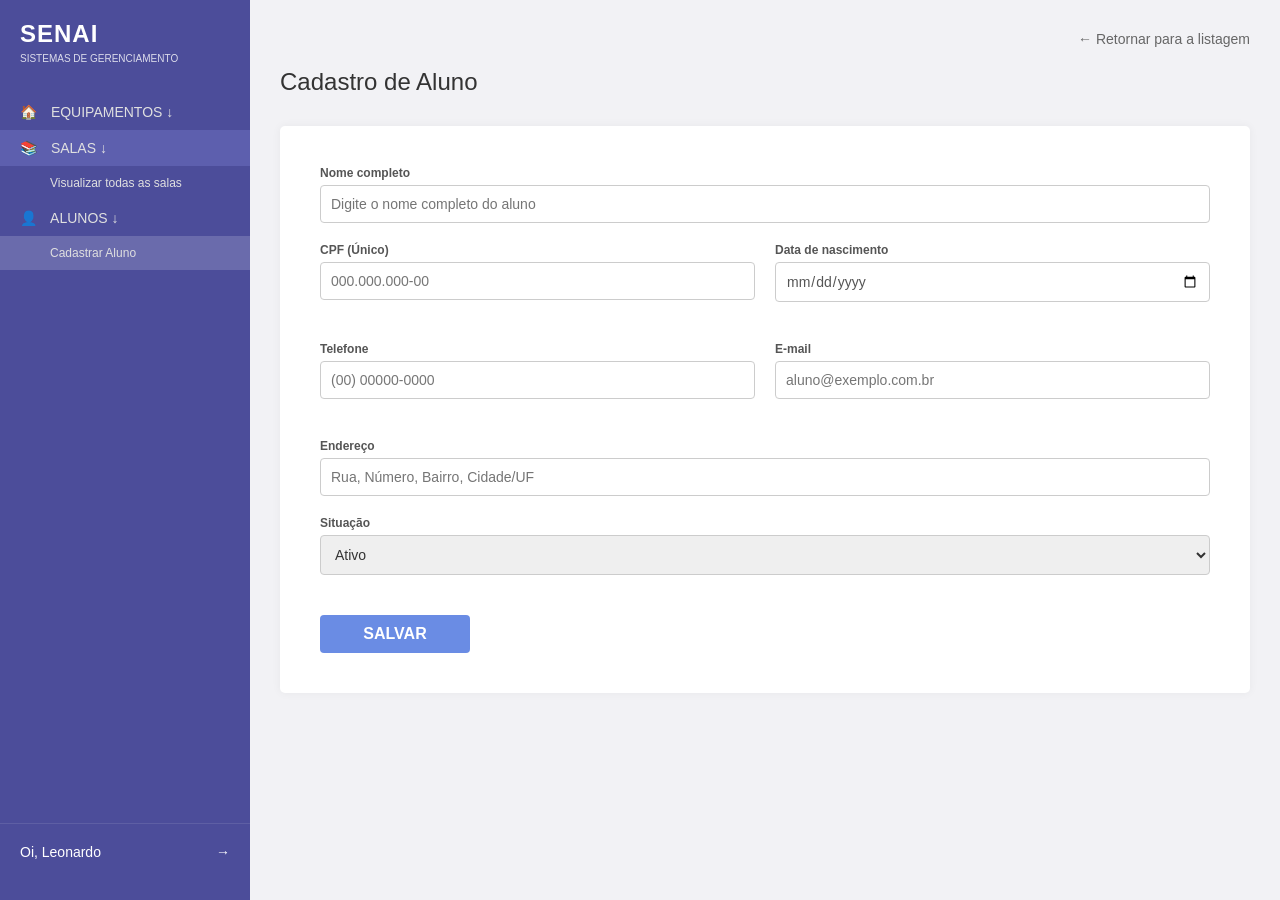
<file: frontend/pages/aluno/aluno.html>
<!DOCTYPE html>
<html lang="pt-br">
<head>
    <meta charset="UTF-8">
    <meta name="viewport" content="width=device-width, initial-scale=1.0">
    <title>Cadastro de Aluno - SENAI</title>
    <link rel="stylesheet" href="aluno.css">
</head>
<body>
    <div class="main-layout">
        <aside class="sidebar">
            <div class="logo-area">
                <h1 class="logo">SENAI</h1>
                <p class="subtitle">SISTEMAS DE GERENCIAMENTO</p>
            </div>
            
            <nav class="nav-menu">
                <a href="#" class="nav-item">
                    <span class="icon">🏠</span> 
                    EQUIPAMENTOS <span class="arrow">↓</span>
                </a>
                <a href="#" class="nav-item active">
                    <span class="icon">📚</span> 
                    SALAS <span class="arrow">↓</span>
                </a>
                <a href="#" class="nav-item sub-item">
                    Visualizar todas as salas
                </a>
                <a href="#" class="nav-item">
                    <span class="icon">👤</span> 
                    ALUNOS <span class="arrow">↓</span>
                </a>
                <a href="#" class="nav-item sub-item active-sub">
                    Cadastrar Aluno
                </a>
            </nav>

            <div class="user-info">
                <span>Oi, Leonardo</span>
                <span class="logout-icon">→</span>
            </div>
        </aside>

        <main class="content-area">
            <header class="content-header">
                <a href="#" class="return-link">
                    ← Retornar para a listagem
                </a>
            </header>
            
            <h2 class="page-title">Cadastro de Aluno</h2>

            <div class="form-box">
                <form action="#" method="POST">
                    
                    <div class="input-group full-width">
                        <label for="nome">Nome completo</label>
                        <input type="text" id="nome" name="nome" placeholder="Digite o nome completo do aluno" required>
                    </div>

                    <div class="form-row">
                        <div class="input-group half-width">
                            <label for="cpf">CPF (Único)</label>
                            <input type="text" id="cpf" name="cpf" placeholder="000.000.000-00" required>
                            </div>
                        <div class="input-group half-width">
                            <label for="nascimento">Data de nascimento</label>
                            <input type="date" id="nascimento" name="nascimento" required>
                        </div>
                    </div>

                    <div class="form-row">
                        <div class="input-group half-width">
                            <label for="telefone">Telefone</label>
                            <input type="tel" id="telefone" name="telefone" placeholder="(00) 00000-0000" required>
                        </div>
                        <div class="input-group half-width">
                            <label for="email">E-mail</label>
                            <input type="email" id="email" name="email" placeholder="aluno@exemplo.com.br" required>
                        </div>
                    </div>

                    <div class="input-group full-width">
                        <label for="endereco">Endereço</label>
                        <input type="text" id="endereco" name="endereco" placeholder="Rua, Número, Bairro, Cidade/UF" required>
                    </div>

                    <div class="input-group full-width status-group">
                        <label for="situacao">Situação</label>
                        <select id="situacao" name="situacao" required>
                            <option value="ativo">Ativo</option>
                            <option value="inativo">Inativo</option>
                        </select>
                        </div>

                    <button type="submit" class="btn-salvar">SALVAR</button>
                </form>
            </div>
        </main>
    </div>
</body>
</html>
</file>
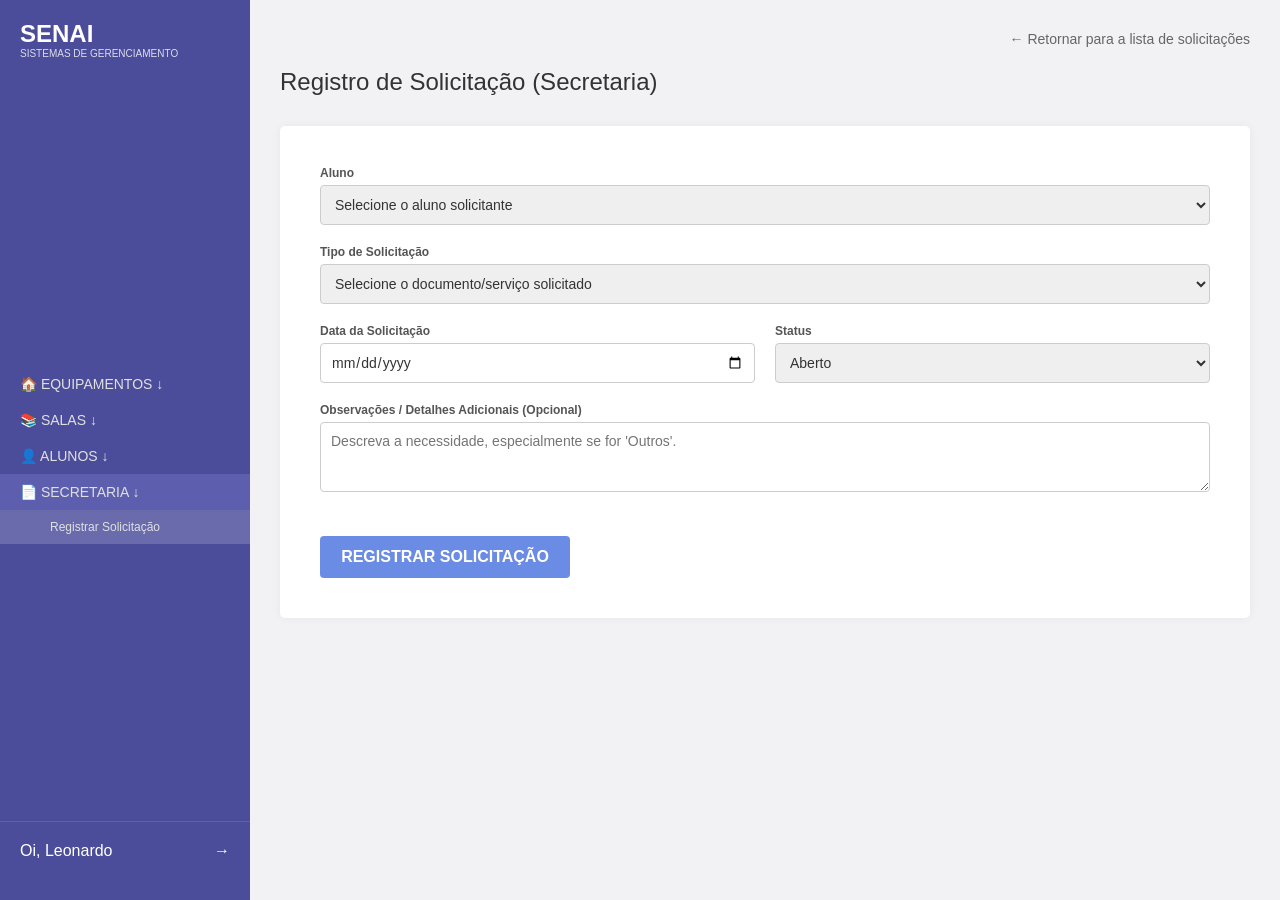
<file: frontend/pages/atendimento/secretaria.html>
<!DOCTYPE html>
<html lang="pt-br">
<head>
    <meta charset="UTF-8">
    <meta name="viewport" content="width=device-width, initial-scale=1.0">
    <title>Atendimento da Secretaria - SENAI</title>
    <link rel="stylesheet" href="secretaria.css"> </head>
<body>
    <div class="main-layout">
        <aside class="sidebar">
            <div class="logo-area">
                <h1 class="logo">SENAI</h1>
                <p class="subtitle">SISTEMAS DE GERENCIAMENTO</p>
            </div>
            
            <nav class="nav-menu">
                <a href="#" class="nav-item">
                    <span class="icon">🏠</span> 
                    EQUIPAMENTOS <span class="arrow">↓</span>
                </a>
                <a href="#" class="nav-item">
                    <span class="icon">📚</span> 
                    SALAS <span class="arrow">↓</span>
                </a>
                <a href="#" class="nav-item">
                    <span class="icon">👤</span> 
                    ALUNOS <span class="arrow">↓</span>
                </a>
                <a href="#" class="nav-item active">
                    <span class="icon">📄</span> 
                    SECRETARIA <span class="arrow">↓</span>
                </a>
                <a href="#" class="nav-item sub-item active-sub">
                    Registrar Solicitação
                </a>
            </nav>

            <div class="user-info">
                <span>Oi, Leonardo</span>
                <span class="logout-icon">→</span>
            </div>
        </aside>

        <main class="content-area">
            <header class="content-header">
                <a href="#" class="return-link">
                    ← Retornar para a lista de solicitações
                </a>
            </header>
            
            <h2 class="page-title">Registro de Solicitação (Secretaria)</h2>

            <div class="form-box">
                <form action="#" method="POST">
                    
                    <div class="input-group full-width">
                        <label for="aluno">Aluno</label>
                        <select id="aluno" name="aluno" required>
                            <option value="" disabled selected>Selecione o aluno solicitante</option>
                            <option value="1">Maria Silva (Matrícula: 12345)</option>
                            <option value="2">João Santos (Matrícula: 67890)</option>
                            <option value="3">Lucas Ferreira (Matrícula: 11223)</option>
                        </select>
                    </div>

                    <div class="input-group full-width">
                        <label for="tipo">Tipo de Solicitação</label>
                        <select id="tipo" name="tipo" required>
                            <option value="" disabled selected>Selecione o documento/serviço solicitado</option>
                            <option value="declaracao">Declaração Escolar</option>
                            <option value="historico">Histórico Escolar</option>
                            <option value="boleto">Segunda via de Boleto/Contrato</option>
                            <option value="outros">Outros (Especificar na descrição)</option>
                        </select>
                    </div>

                    <div class="form-row">
                        <div class="input-group half-width">
                            <label for="dataSolicitacao">Data da Solicitação</label>
                            <input type="date" id="dataSolicitacao" name="dataSolicitacao" required>
                        </div>
                        
                        <div class="input-group half-width">
                            <label for="status">Status</label>
                            <select id="status" name="status" required>
                                <option value="aberto">Aberto</option>
                                <option value="andamento">Em Andamento</option>
                                <option value="concluido">Concluído</option>
                            </select>
                        </div>
                    </div>

                    <div class="input-group full-width">
                        <label for="observacao">Observações / Detalhes Adicionais (Opcional)</label>
                        <textarea id="observacao" name="observacao" rows="3" placeholder="Descreva a necessidade, especialmente se for 'Outros'."></textarea>
                    </div>

                    <button type="submit" class="btn-salvar">REGISTRAR SOLICITAÇÃO</button>
                </form>
            </div>
        </main>
    </div>
</body>
</html>
</file>
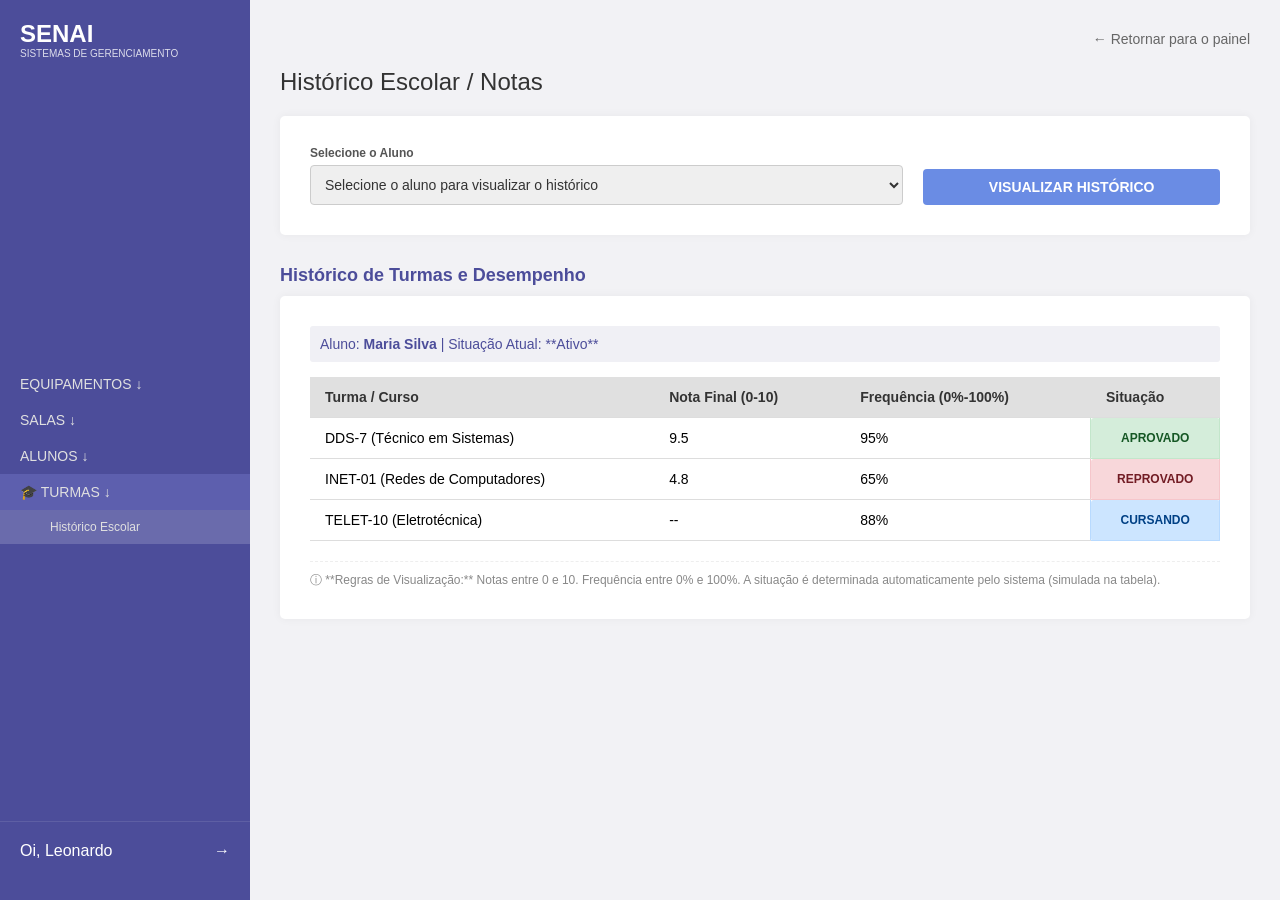
<file: frontend/pages/historico-escolar/notas.html>
<!DOCTYPE html>
<html lang="pt-br">
<head>
    <meta charset="UTF-8">
    <meta name="viewport" content="width=device-width, initial-scale=1.0">
    <title>Histórico Escolar - SENAI</title>
    <link rel="stylesheet" href="notas.css"> </head>
<body>
    <div class="main-layout">
        <aside class="sidebar">
            <div class="logo-area">
                <h1 class="logo">SENAI</h1>
                <p class="subtitle">SISTEMAS DE GERENCIAMENTO</p>
            </div>
            
            <nav class="nav-menu">
                <a href="#" class="nav-item">
                    <span class="icon"></span> 
                    EQUIPAMENTOS <span class="arrow">↓</span>
                </a>
                <a href="#" class="nav-item">
                    <span class="icon"></span> 
                    SALAS <span class="arrow">↓</span>
                </a>
                <a href="#" class="nav-item">
                    <span class="icon"></span> 
                    ALUNOS <span class="arrow">↓</span>
                </a>
                <a href="#" class="nav-item active">
                    <span class="icon">🎓</span> 
                    TURMAS <span class="arrow">↓</span>
                </a>
                <a href="#" class="nav-item sub-item active-sub">
                    Histórico Escolar
                </a>
            </nav>

            <div class="user-info">
                <span>Oi, Leonardo</span>
                <span class="logout-icon">→</span>
            </div>
        </aside>

        <main class="content-area">
            <header class="content-header">
                <a href="#" class="return-link">
                    ← Retornar para o painel
                </a>
            </header>
            
            <h2 class="page-title">Histórico Escolar / Notas</h2>

            <div class="form-box selection-box">
                <form action="#" method="GET">
                    <div class="form-row">
                        <div class="input-group wide-2-3">
                            <label for="alunoHistorico">Selecione o Aluno</label>
                            <select id="alunoHistorico" name="alunoHistorico" required>
                                <option value="" disabled selected>Selecione o aluno para visualizar o histórico</option>
                                <option value="1">Maria Silva (Matrícula: 12345)</option>
                                <option value="2">João Santos (Matrícula: 67890)</option>
                                <option value="3">Lucas Ferreira (Matrícula: 11223)</option>
                            </select>
                        </div>
                        
                        <div class="input-group wide-1-3 action-button-group">
                            <label>&nbsp;</label> <button type="submit" class="btn-visualizar">VISUALIZAR HISTÓRICO</button>
                        </div>
                    </div>
                </form>
            </div>

            <h3 class="section-subtitle">Histórico de Turmas e Desempenho</h3>
            <div class="form-box historico-box">
                
                <div class="aluno-info-header">
                    <p>Aluno: <strong>Maria Silva</strong> | Situação Atual: **Ativo**</p>
                </div>
                
                <table>
                    <thead>
                        <tr>
                            <th>Turma / Curso</th>
                            <th>Nota Final (0-10)</th>
                            <th>Frequência (0%-100%)</th>
                            <th>Situação</th>
                        </tr>
                    </thead>
                    <tbody>
                        <tr>
                            <td>DDS-7 (Técnico em Sistemas)</td>
                            <td data-label="Nota Final">9.5</td>
                            <td data-label="Frequência">95%</td>
                            <td data-label="Situação" class="status status-aprovado">APROVADO</td>
                        </tr>
                        <tr>
                            <td>INET-01 (Redes de Computadores)</td>
                            <td data-label="Nota Final">4.8</td>
                            <td data-label="Frequência">65%</td>
                            <td data-label="Situação" class="status status-reprovado">REPROVADO</td>
                        </tr>
                        <tr>
                            <td>TELET-10 (Eletrotécnica)</td>
                            <td data-label="Nota Final">--</td>
                            <td data-label="Frequência">88%</td>
                            <td data-label="Situação" class="status status-cursando">CURSANDO</td>
                        </tr>
                    </tbody>
                </table>
                
                <p class="regra-note">ⓘ **Regras de Visualização:** Notas entre 0 e 10. Frequência entre 0% e 100%. A situação é determinada automaticamente pelo sistema (simulada na tabela).</p>
            </div>
        </main>
    </div>
</body>
</html>
</file>
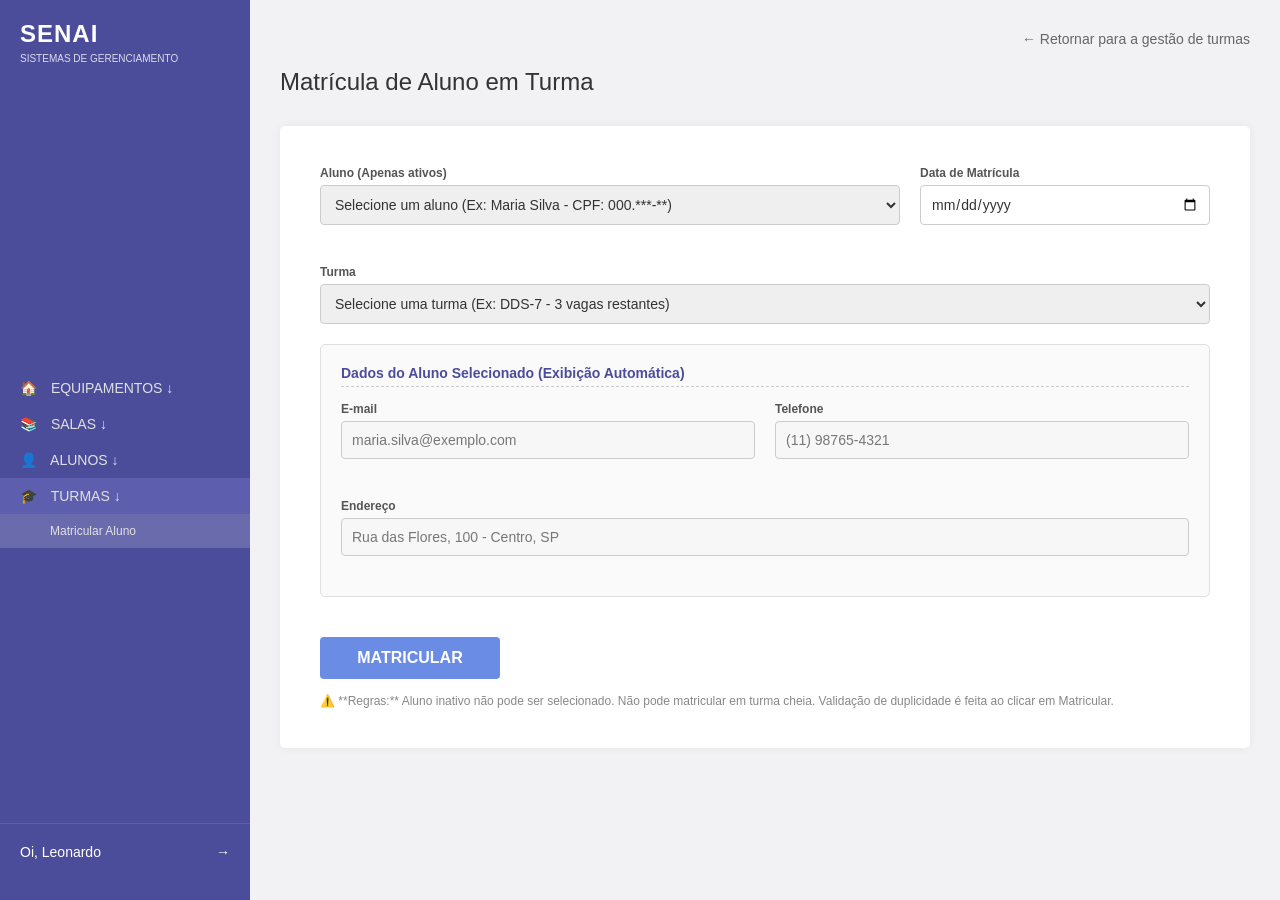
<file: frontend/pages/matricula/matricula-aluno.html>
<!DOCTYPE html>
<html lang="pt-br">
<head>
    <meta charset="UTF-8">
    <meta name="viewport" content="width=device-width, initial-scale=1.0">
    <title>Matrícula de Alunos - SENAI</title>
    <link rel="stylesheet" href="matricula-aluno.css"> </head>
<body>
    <div class="main-layout">
        <aside class="sidebar">
            <div class="logo-area">
                <h1 class="logo">SENAI</h1>
                <p class="subtitle">SISTEMAS DE GERENCIAMENTO</p>
            </div>
            
            <nav class="nav-menu">
                <a href="#" class="nav-item">
                    <span class="icon">🏠</span> 
                    EQUIPAMENTOS <span class="arrow">↓</span>
                </a>
                <a href="#" class="nav-item">
                    <span class="icon">📚</span> 
                    SALAS <span class="arrow">↓</span>
                </a>
                <a href="#" class="nav-item">
                    <span class="icon">👤</span> 
                    ALUNOS <span class="arrow">↓</span>
                </a>
                <a href="#" class="nav-item active">
                    <span class="icon">🎓</span> 
                    TURMAS <span class="arrow">↓</span>
                </a>
                <a href="#" class="nav-item sub-item active-sub">
                    Matricular Aluno
                </a>
            </nav>

            <div class="user-info">
                <span>Oi, Leonardo</span>
                <span class="logout-icon">→</span>
            </div>
        </aside>

        <main class="content-area">
            <header class="content-header">
                <a href="#" class="return-link">
                    ← Retornar para a gestão de turmas
                </a>
            </header>
            
            <h2 class="page-title">Matrícula de Aluno em Turma</h2>

            <div class="form-box">
                <form action="#" method="POST">
                    
                    <div class="form-row">
                        <div class="input-group wide-2-3">
                            <label for="aluno">Aluno (Apenas ativos)</label>
                            <select id="aluno" name="aluno" required>
                                <option value="" disabled selected>Selecione um aluno (Ex: Maria Silva - CPF: 000.***-**)</option>
                                <option value="1">Aluno Ativo 1 (CPF: 111)</option>
                                <option value="2">Aluno Ativo 2 (CPF: 222)</option>
                                <option value="3" disabled>Aluno Inativo 3 (CPF: 333) - Regra: Não pode matricular</option>
                            </select>
                        </div>

                        <div class="input-group wide-1-3">
                            <label for="dataMatricula">Data de Matrícula</label>
                            <input type="date" id="dataMatricula" name="dataMatricula" required>
                        </div>
                    </div>

                    <div class="input-group full-width">
                        <label for="turma">Turma</label>
                        <select id="turma" name="turma" required>
                            <option value="" disabled selected>Selecione uma turma (Ex: DDS-7 - 3 vagas restantes)</option>
                            <option value="1">DDS-7 (3 vagas restantes)</option>
                            <option value="2" disabled>INET-01 (Turma Cheia) - Regra: Não permitir</option>
                            <option value="3">TELET-10 (20 vagas restantes)</option>
                        </select>
                    </div>

                    <div class="dados-aluno-section">
                        <p class="section-title">Dados do Aluno Selecionado (Exibição Automática)</p>
                        <div class="form-row">
                            <div class="input-group half-width">
                                <label for="emailAluno">E-mail</label>
                                <input type="email" id="emailAluno" value="maria.silva@exemplo.com" disabled>
                            </div>
                            <div class="input-group half-width">
                                <label for="telefoneAluno">Telefone</label>
                                <input type="tel" id="telefoneAluno" value="(11) 98765-4321" disabled>
                            </div>
                        </div>
                        <div class="input-group full-width">
                            <label for="enderecoAluno">Endereço</label>
                            <input type="text" id="enderecoAluno" value="Rua das Flores, 100 - Centro, SP" disabled>
                        </div>
                    </div>

                    <button type="submit" class="btn-salvar">MATRICULAR</button>
                    <p class="regra-note">⚠️ **Regras:** Aluno inativo não pode ser selecionado. Não pode matricular em turma cheia. Validação de duplicidade é feita ao clicar em Matricular.</p>
                </form>
            </div>
        </main>
    </div>
</body>
</html>
</file>
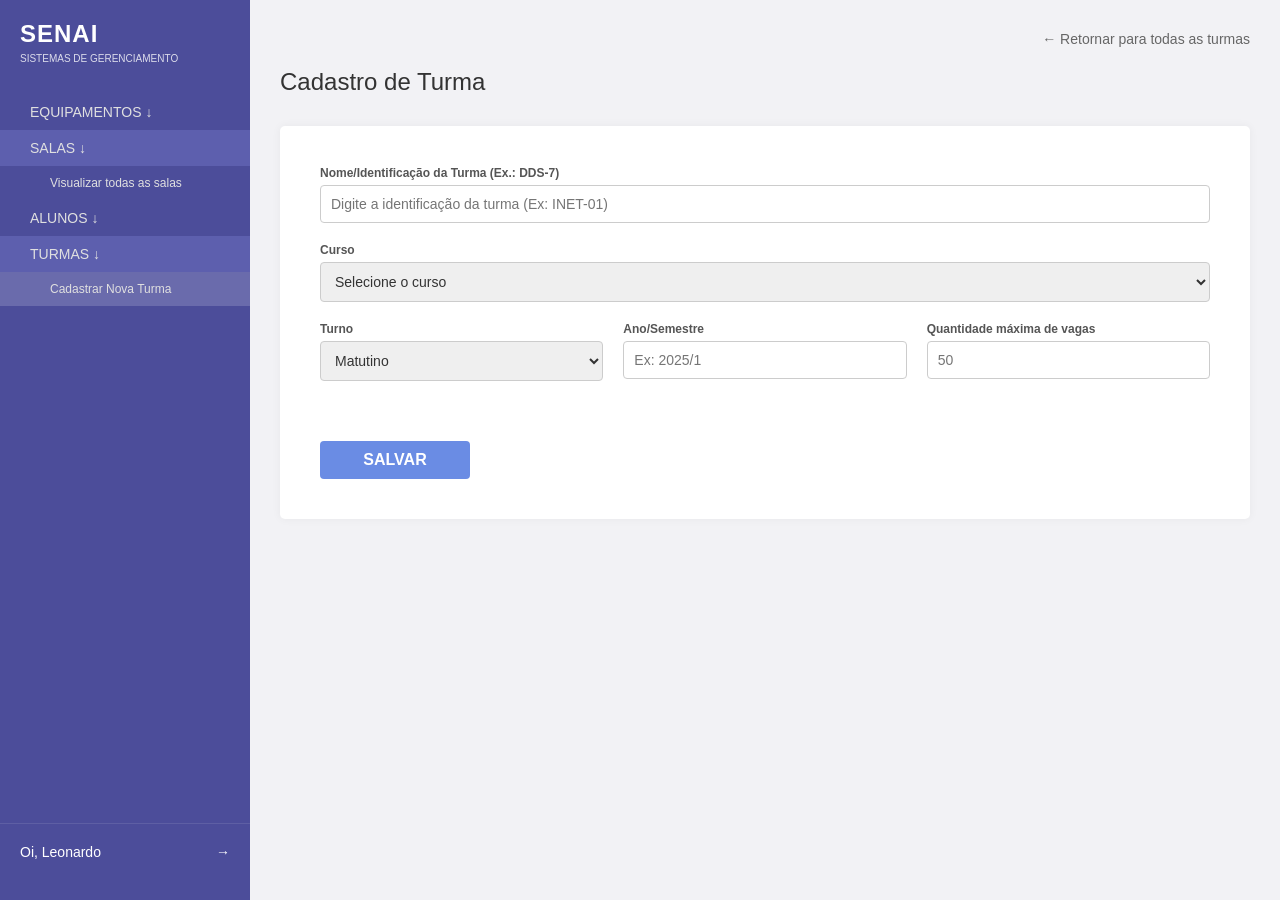
<file: frontend/pages/turma/turma.html>
<!DOCTYPE html>
<html lang="pt-br">
<head>
    <meta charset="UTF-8">
    <meta name="viewport" content="width=device-width, initial-scale=1.0">
    <title>Cadastro de Turmas - SENAI</title>
    <link rel="stylesheet" href="turma.css"> </head>
<body>
    <div class="main-layout">
        <aside class="sidebar">
            <div class="logo-area">
                <h1 class="logo">SENAI</h1>
                <p class="subtitle">SISTEMAS DE GERENCIAMENTO</p>
            </div>
            
            <nav class="nav-menu">
                <a href="#" class="nav-item">
                    <span class="icon"></span> 
                    EQUIPAMENTOS <span class="arrow">↓</span>
                </a>
                <a href="#" class="nav-item active">
                    <span class="icon"></span> 
                    SALAS <span class="arrow">↓</span>
                </a>
                <a href="#" class="nav-item sub-item">
                    Visualizar todas as salas
                </a>
                <a href="#" class="nav-item">
                    <span class="icon"></span> 
                    ALUNOS <span class="arrow">↓</span>
                </a>
                <a href="#" class="nav-item active">
                    <span class="icon"></span> 
                    TURMAS <span class="arrow">↓</span>
                </a>
                 <a href="#" class="nav-item sub-item active-sub">
                    Cadastrar Nova Turma
                </a>
            </nav>

            <div class="user-info">
                <span>Oi, Leonardo</span>
                <span class="logout-icon">→</span>
            </div>
        </aside>

        <main class="content-area">
            <header class="content-header">
                <a href="#" class="return-link">
                    ← Retornar para todas as turmas
                </a>
            </header>
            
            <h2 class="page-title">Cadastro de Turma</h2>

            <div class="form-box">
                <form action="#" method="POST">
                    
                    <div class="input-group full-width">
                        <label for="nomeTurma">Nome/Identificação da Turma (Ex.: DDS-7)</label>
                        <input type="text" id="nomeTurma" name="nomeTurma" placeholder="Digite a identificação da turma (Ex: INET-01)" required>
                    </div>

                    <div class="input-group full-width">
                        <label for="curso">Curso</label>
                        <select id="curso" name="curso" required>
                            <option value="" disabled selected>Selecione o curso</option>
                            <option value="TADS">Técnico em Análise e Desenvolvimento de Sistemas</option>
                            <option value="TELET">Técnico em Eletrotécnica</option>
                            <option value="TADM">Técnico em Administração</option>
                        </select>
                    </div>

                    <div class="form-row">
                        <div class="input-group third-width">
                            <label for="turno">Turno</label>
                             <select id="turno" name="turno" required>
                                <option value="matutino">Matutino</option>
                                <option value="vespertino">Vespertino</option>
                                <option value="noturno">Noturno</option>
                            </select>
                        </div>
                        
                        <div class="input-group third-width">
                            <label for="periodo">Ano/Semestre</label>
                            <input type="text" id="periodo" name="periodo" placeholder="Ex: 2025/1" required>
                        </div>
                        
                        <div class="input-group third-width">
                            <label for="vagas">Quantidade máxima de vagas</label>
                            <input type="number" id="vagas" name="vagas" placeholder="50" min="1" required>
                            </div>
                    </div>
                    
                    <button type="submit" class="btn-salvar">SALVAR</button>
                </form>
            </div>
        </main>
    </div>
</body>
</html>
</file>
<file: frontend/pages/aluno/aluno.css>
/* --- Cores Base --- */
/* Azul Escuro da Sidebar: #4c4d9a (Ajustado levemente para melhor contraste) */
/* Fundo Geral: #f2f2f5 */
/* Fundo Conteúdo Principal: #ffffff */
/* Botão SALVAR: #6a8ce4 */

/* --- Configurações Gerais --- */
* {
    margin: 0;
    padding: 0;
    box-sizing: border-box;
    font-family: Arial, sans-serif;
}

body {
    background-color: #f2f2f5;
}

.main-layout {
    display: flex;
    min-height: 100vh;
}

/* --- Sidebar (Barra Lateral) --- */
.sidebar {
    width: 250px;
    background-color: #4c4d9a; 
    color: white;
    padding: 20px 0;
    display: flex;
    flex-direction: column;
    justify-content: space-between;
}

.logo-area {
    padding: 0 20px 30px;
    text-align: left;
}

.logo {
    font-size: 24px;
    font-weight: bold;
    margin-bottom: 5px;
    letter-spacing: 1px;
}

.subtitle {
    font-size: 10px;
    opacity: 0.8;
}

/* Menu de Navegação */
.nav-menu {
    flex-grow: 1;
}

.nav-item {
    display: block;
    padding: 10px 20px;
    color: #e0e0e0;
    text-decoration: none;
    font-size: 14px;
    font-weight: 500;
    transition: background-color 0.1s;
}

.nav-item:hover {
    background-color: #5d5fae;
}

.nav-item.active {
    background-color: #5d5fae;
}

.sub-item {
    padding-left: 50px;
    font-size: 12px;
}

.active-sub {
    background-color: #6a6bac; /* Cor ligeiramente diferente para indicar sub-item ativo */
}

.icon, .arrow {
    margin-right: 10px;
}

/* Info do Usuário e Logout */
.user-info {
    padding: 20px;
    border-top: 1px solid rgba(255, 255, 255, 0.1);
    display: flex;
    justify-content: space-between;
    font-size: 14px;
}

/* --- Área de Conteúdo Principal --- */
.content-area {
    flex-grow: 1;
    padding: 30px;
}

/* Cabeçalho do Conteúdo */
.content-header {
    text-align: right;
    margin-bottom: 20px;
}

.return-link {
    color: #666;
    text-decoration: none;
    font-size: 14px;
    display: inline-flex;
    align-items: center;
}

.return-link:hover {
    text-decoration: underline;
}

.page-title {
    font-size: 24px;
    color: #333;
    font-weight: 400;
    margin-bottom: 30px;
}

/* --- Caixa do Formulário --- */
.form-box {
    background-color: #ffffff;
    padding: 40px;
    border-radius: 5px;
    box-shadow: 0 0 10px rgba(0, 0, 0, 0.05);
}

/* Estrutura do Formulário */
.input-group {
    margin-bottom: 20px;
}

.form-row {
    display: flex;
    gap: 20px;
    margin-bottom: 20px;
}

.half-width {
    flex: 1;
}

.full-width {
    width: 100%;
}

/* Labels */
.input-group label {
    display: block;
    font-size: 12px;
    font-weight: bold;
    color: #555;
    margin-bottom: 5px;
}

/* Campos de Input e Select */
.input-group input,
.input-group select {
    width: 100%;
    padding: 10px;
    border: 1px solid #ccc;
    border-radius: 4px;
    font-size: 14px;
    color: #333;
}

/* Ajuste específico para o campo de data, que pode mudar o estilo padrão */
input[type="date"] {
    color: #555;
}

/* Botão Salvar */
.btn-salvar {
    width: 150px;
    padding: 10px;
    background-color: #6a8ce4; /* Azul do botão */
    color: white;
    border: none;
    border-radius: 4px;
    font-size: 16px;
    font-weight: bold;
    cursor: pointer;
    transition: background-color 0.2s;
    margin-top: 20px;
}

.btn-salvar:hover {
    background-color: #5177cc;
}
</file>
<file: frontend/pages/atendimento/secretaria.css>
/* --- Cores Base (Mantendo o padrão) --- */
/* Azul Escuro da Sidebar: #4c4d9a */
/* Fundo Geral: #f2f2f5 */
/* Fundo Conteúdo Principal: #ffffff */
/* Botão REGISTRAR: #6a8ce4 */

/* --- Configurações Gerais --- */
* {
    margin: 0;
    padding: 0;
    box-sizing: border-box;
    font-family: Arial, sans-serif;
}

body {
    background-color: #f2f2f5;
}

.main-layout {
    display: flex;
    min-height: 100vh;
}

/* --- Sidebar (Estilos Reutilizados) --- */
.sidebar {
    width: 250px;
    background-color: #4c4d9a; 
    color: white;
    padding: 20px 0;
    display: flex;
    flex-direction: column;
    justify-content: space-between;
}

.logo-area {
    padding: 0 20px 30px;
}

.logo {
    font-size: 24px;
}

.subtitle {
    font-size: 10px;
    opacity: 0.8;
}

.nav-item {
    display: block;
    padding: 10px 20px;
    color: #e0e0e0;
    text-decoration: none;
    font-size: 14px;
}

.nav-item.active {
    background-color: #5d5fae;
}

.sub-item {
    padding-left: 50px;
    font-size: 12px;
}

.active-sub {
    background-color: #6a6bac;
}

.user-info {
    padding: 20px;
    border-top: 1px solid rgba(255, 255, 255, 0.1);
    display: flex;
    justify-content: space-between;
}

/* --- Área de Conteúdo Principal (Estilos Reutilizados) --- */
.content-area {
    flex-grow: 1;
    padding: 30px;
}

.content-header {
    text-align: right;
    margin-bottom: 20px;
}

.return-link {
    color: #666;
    text-decoration: none;
    font-size: 14px;
}

.page-title {
    font-size: 24px;
    color: #333;
    font-weight: 400;
    margin-bottom: 30px;
}

/* --- Caixa do Formulário --- */
.form-box {
    background-color: #ffffff;
    padding: 40px;
    border-radius: 5px;
    box-shadow: 0 0 10px rgba(0, 0, 0, 0.05);
}

/* Estrutura do Formulário */
.input-group {
    margin-bottom: 20px;
}

.form-row {
    display: flex;
    gap: 20px;
    margin-bottom: 0;
}

.full-width {
    width: 100%;
}

.half-width {
    flex: 1;
}

/* Labels, Inputs e Selects */
.input-group label {
    display: block;
    font-size: 12px;
    font-weight: bold;
    color: #555;
    margin-bottom: 5px;
}

.input-group input,
.input-group select,
.input-group textarea { /* Adicionado o textarea */
    width: 100%;
    padding: 10px;
    border: 1px solid #ccc;
    border-radius: 4px;
    font-size: 14px;
    color: #333;
}

.input-group textarea {
    resize: vertical; /* Permite redimensionar verticalmente */
}

/* Botão REGISTRAR (Renomeado) */
.btn-salvar {
    width: 250px; /* Largura ajustada */
    padding: 12px;
    background-color: #6a8ce4; /* Azul do botão */
    color: white;
    border: none;
    border-radius: 4px;
    font-size: 16px;
    font-weight: bold;
    cursor: pointer;
    transition: background-color 0.2s;
    margin-top: 20px;
}

.btn-salvar:hover {
    background-color: #5177cc;
}
</file>
<file: frontend/pages/historico-escolar/notas.css>
/* --- Cores Base (Mantendo o padrão) --- */
/* Azul Escuro da Sidebar: #4c4d9a */
/* Fundo Geral: #f2f2f5 */
/* Fundo Conteúdo Principal: #ffffff */
/* Botão VISUALIZAR: #6a8ce4 */

/* --- Configurações Gerais --- */
* {
    margin: 0;
    padding: 0;
    box-sizing: border-box;
    font-family: Arial, sans-serif;
}

body {
    background-color: #f2f2f5;
}

.main-layout {
    display: flex;
    min-height: 100vh;
}

/* --- Sidebar (Estilos Reutilizados) --- */
.sidebar {
    width: 250px;
    background-color: #4c4d9a; 
    color: white;
    padding: 20px 0;
    display: flex;
    flex-direction: column;
    justify-content: space-between;
}

.logo-area {
    padding: 0 20px 30px;
}

.logo {
    font-size: 24px;
}

.subtitle {
    font-size: 10px;
    opacity: 0.8;
}

.nav-item {
    display: block;
    padding: 10px 20px;
    color: #e0e0e0;
    text-decoration: none;
    font-size: 14px;
}

.nav-item.active {
    background-color: #5d5fae;
}

.sub-item {
    padding-left: 50px;
    font-size: 12px;
}

.active-sub {
    background-color: #6a6bac;
}

.user-info {
    padding: 20px;
    border-top: 1px solid rgba(255, 255, 255, 0.1);
    display: flex;
    justify-content: space-between;
}

/* --- Área de Conteúdo Principal --- */
.content-area {
    flex-grow: 1;
    padding: 30px;
}

.content-header {
    text-align: right;
    margin-bottom: 20px;
}

.return-link {
    color: #666;
    text-decoration: none;
    font-size: 14px;
}

.page-title {
    font-size: 24px;
    color: #333;
    font-weight: 400;
    margin-bottom: 20px;
}

.section-subtitle {
    font-size: 18px;
    color: #4c4d9a;
    font-weight: bold;
    margin-top: 30px;
    margin-bottom: 10px;
}

/* --- Caixas de Formulário/Histórico --- */
.form-box {
    background-color: #ffffff;
    padding: 30px;
    border-radius: 5px;
    box-shadow: 0 0 10px rgba(0, 0, 0, 0.05);
    margin-bottom: 20px;
}

.form-row {
    display: flex;
    gap: 20px;
    align-items: flex-end; /* Alinha o botão com o select */
}

.input-group {
    margin-bottom: 0;
}

.wide-2-3 {
    flex: 2;
}

.wide-1-3 {
    flex: 1;
}

.input-group label {
    display: block;
    font-size: 12px;
    font-weight: bold;
    color: #555;
    margin-bottom: 5px;
}

.input-group select {
    width: 100%;
    padding: 10px;
    border: 1px solid #ccc;
    border-radius: 4px;
    font-size: 14px;
    color: #333;
}

.btn-visualizar {
    width: 100%;
    padding: 10px;
    background-color: #6a8ce4;
    color: white;
    border: none;
    border-radius: 4px;
    font-size: 14px;
    font-weight: bold;
    cursor: pointer;
    transition: background-color 0.2s;
}

.btn-visualizar:hover {
    background-color: #5177cc;
}

/* --- Tabela de Histórico --- */
.aluno-info-header {
    background-color: #f0f0f5;
    padding: 10px;
    border-radius: 3px;
    margin-bottom: 15px;
    font-size: 14px;
    color: #4c4d9a;
}

table {
    width: 100%;
    border-collapse: collapse;
    text-align: left;
    font-size: 14px;
}

table thead tr {
    background-color: #e0e0e0;
    color: #333;
}

table th, table td {
    padding: 12px 15px;
    border-bottom: 1px solid #dddddd;
}

table tbody tr:hover {
    background-color: #f7f7f7;
}

/* Estilos de Situação (Regras Visuais) */
.status {
    font-weight: bold;
    padding: 3px 8px;
    border-radius: 3px;
    text-align: center;
    font-size: 12px;
}

.status-aprovado {
    color: #155724;
    background-color: #d4edda;
    border: 1px solid #c3e6cb;
}

.status-reprovado {
    color: #721c24;
    background-color: #f8d7da;
    border: 1px solid #f5c6cb;
}

.status-cursando {
    color: #004085;
    background-color: #cce5ff;
    border: 1px solid #b8daff;
}

.regra-note {
    font-size: 12px;
    color: #888;
    margin-top: 20px;
    padding-top: 10px;
    border-top: 1px dashed #eee;
}
</file>
<file: frontend/pages/matricula/matricula-aluno.css>
/* --- Cores Base (Mantendo o padrão) --- */
/* Azul Escuro da Sidebar: #4c4d9a */
/* Fundo Geral: #f2f2f5 */
/* Fundo Conteúdo Principal: #ffffff */
/* Botão MATRICULAR: #6a8ce4 */

/* --- Configurações Gerais --- */
* {
    margin: 0;
    padding: 0;
    box-sizing: border-box;
    font-family: Arial, sans-serif;
}

body {
    background-color: #f2f2f5;
}

.main-layout {
    display: flex;
    min-height: 100vh;
}

/* --- Sidebar (Estilos Reutilizados) --- */
.sidebar {
    width: 250px;
    background-color: #4c4d9a; 
    color: white;
    padding: 20px 0;
    display: flex;
    flex-direction: column;
    justify-content: space-between;
}

.logo-area {
    padding: 0 20px 30px;
    text-align: left;
}

.logo {
    font-size: 24px;
    font-weight: bold;
    margin-bottom: 5px;
    letter-spacing: 1px;
}

.subtitle {
    font-size: 10px;
    opacity: 0.8;
}

.nav-item {
    display: block;
    padding: 10px 20px;
    color: #e0e0e0;
    text-decoration: none;
    font-size: 14px;
    font-weight: 500;
    transition: background-color 0.1s;
}

.nav-item:hover {
    background-color: #5d5fae;
}

.nav-item.active {
    background-color: #5d5fae;
}

.sub-item {
    padding-left: 50px;
    font-size: 12px;
}

.active-sub {
    background-color: #6a6bac;
}

.icon, .arrow {
    margin-right: 10px;
}

.user-info {
    padding: 20px;
    border-top: 1px solid rgba(255, 255, 255, 0.1);
    display: flex;
    justify-content: space-between;
    font-size: 14px;
}

/* --- Área de Conteúdo Principal (Estilos Reutilizados) --- */
.content-area {
    flex-grow: 1;
    padding: 30px;
}

.content-header {
    text-align: right;
    margin-bottom: 20px;
}

.return-link {
    color: #666;
    text-decoration: none;
    font-size: 14px;
    display: inline-flex;
    align-items: center;
}

.page-title {
    font-size: 24px;
    color: #333;
    font-weight: 400;
    margin-bottom: 30px;
}

/* --- Caixa do Formulário --- */
.form-box {
    background-color: #ffffff;
    padding: 40px;
    border-radius: 5px;
    box-shadow: 0 0 10px rgba(0, 0, 0, 0.05);
}

/* Estrutura do Formulário */
.input-group {
    margin-bottom: 20px;
}

.form-row {
    display: flex;
    gap: 20px;
    margin-bottom: 20px;
}

.full-width {
    width: 100%;
}

/* Classes de Proporção */
.half-width {
    flex: 1;
}

.wide-2-3 {
    flex: 2; /* Ocupa 2 partes */
}

.wide-1-3 {
    flex: 1; /* Ocupa 1 parte */
}

/* Labels, Inputs e Selects (Estilos Reutilizados) */
.input-group label {
    display: block;
    font-size: 12px;
    font-weight: bold;
    color: #555;
    margin-bottom: 5px;
}

.input-group input,
.input-group select {
    width: 100%;
    padding: 10px;
    border: 1px solid #ccc;
    border-radius: 4px;
    font-size: 14px;
    color: #333;
}

/* Estilo para campos desabilitados (Dados do Aluno) */
.input-group input:disabled {
    background-color: #f7f7f7;
    color: #777;
    cursor: not-allowed;
}

/* Seção de Dados do Aluno */
.dados-aluno-section {
    border: 1px solid #e0e0e0;
    padding: 20px;
    border-radius: 5px;
    margin-bottom: 30px;
    background-color: #fafafa;
}

.section-title {
    font-size: 14px;
    font-weight: bold;
    color: #4c4d9a;
    margin-bottom: 15px;
    border-bottom: 1px dashed #ccc;
    padding-bottom: 5px;
}

/* Botão MATRICULAR (Renomeado) */
.btn-salvar {
    width: 180px; /* Levemente maior */
    padding: 12px;
    background-color: #6a8ce4; /* Azul do botão */
    color: white;
    border: none;
    border-radius: 4px;
    font-size: 16px;
    font-weight: bold;
    cursor: pointer;
    transition: background-color 0.2s;
    margin-top: 10px;
}

.btn-salvar:hover {
    background-color: #5177cc;
}

.regra-note {
    font-size: 12px;
    color: #888;
    margin-top: 15px;
}
</file>
<file: frontend/pages/turma/turma.css>
/* --- Cores Base --- */
/* Azul Escuro da Sidebar: #4c4d9a */
/* Fundo Geral: #f2f2f5 */
/* Fundo Conteúdo Principal: #ffffff */
/* Botão SALVAR: #6a8ce4 */

/* --- Configurações Gerais --- */
* {
    margin: 0;
    padding: 0;
    box-sizing: border-box;
    font-family: Arial, sans-serif;
}

body {
    background-color: #f2f2f5;
}

.main-layout {
    display: flex;
    min-height: 100vh;
}

/* --- Sidebar (Barra Lateral) --- */
.sidebar {
    width: 250px;
    background-color: #4c4d9a; 
    color: white;
    padding: 20px 0;
    display: flex;
    flex-direction: column;
    justify-content: space-between;
}

.logo-area {
    padding: 0 20px 30px;
    text-align: left;
}

.logo {
    font-size: 24px;
    font-weight: bold;
    margin-bottom: 5px;
    letter-spacing: 1px;
}

.subtitle {
    font-size: 10px;
    opacity: 0.8;
}

/* Menu de Navegação */
.nav-menu {
    flex-grow: 1;
}

.nav-item {
    display: block;
    padding: 10px 20px;
    color: #e0e0e0;
    text-decoration: none;
    font-size: 14px;
    font-weight: 500;
    transition: background-color 0.1s;
}

.nav-item:hover {
    background-color: #5d5fae;
}

.nav-item.active {
    background-color: #5d5fae;
}

.sub-item {
    padding-left: 50px;
    font-size: 12px;
}

.active-sub {
    background-color: #6a6bac; /* Cor ligeiramente diferente para indicar sub-item ativo */
}

.icon, .arrow {
    margin-right: 10px;
}

/* Info do Usuário e Logout */
.user-info {
    padding: 20px;
    border-top: 1px solid rgba(255, 255, 255, 0.1);
    display: flex;
    justify-content: space-between;
    font-size: 14px;
}

/* --- Área de Conteúdo Principal --- */
.content-area {
    flex-grow: 1;
    padding: 30px;
}

/* Cabeçalho do Conteúdo */
.content-header {
    text-align: right;
    margin-bottom: 20px;
}

.return-link {
    color: #666;
    text-decoration: none;
    font-size: 14px;
    display: inline-flex;
    align-items: center;
}

.return-link:hover {
    text-decoration: underline;
}

.page-title {
    font-size: 24px;
    color: #333;
    font-weight: 400;
    margin-bottom: 30px;
}

/* --- Caixa do Formulário --- */
.form-box {
    background-color: #ffffff;
    padding: 40px;
    border-radius: 5px;
    box-shadow: 0 0 10px rgba(0, 0, 0, 0.05);
}

/* Estrutura do Formulário */
.input-group {
    margin-bottom: 20px;
}

.form-row {
    display: flex;
    gap: 20px;
    margin-bottom: 20px;
}

.full-width {
    width: 100%;
}

/* Nova classe para dividir em 3 colunas */
.third-width {
    flex: 1; /* Faz com que cada item ocupe 1/3 do espaço disponível */
}

/* Labels */
.input-group label {
    display: block;
    font-size: 12px;
    font-weight: bold;
    color: #555;
    margin-bottom: 5px;
}

/* Campos de Input e Select */
.input-group input,
.input-group select {
    width: 100%;
    padding: 10px;
    border: 1px solid #ccc;
    border-radius: 4px;
    font-size: 14px;
    color: #333;
}

/* Botão Salvar */
.btn-salvar {
    width: 150px;
    padding: 10px;
    background-color: #6a8ce4; /* Azul do botão */
    color: white;
    border: none;
    border-radius: 4px;
    font-size: 16px;
    font-weight: bold;
    cursor: pointer;
    transition: background-color 0.2s;
    margin-top: 20px;
}

.btn-salvar:hover {
    background-color: #5177cc;
}
</file>
